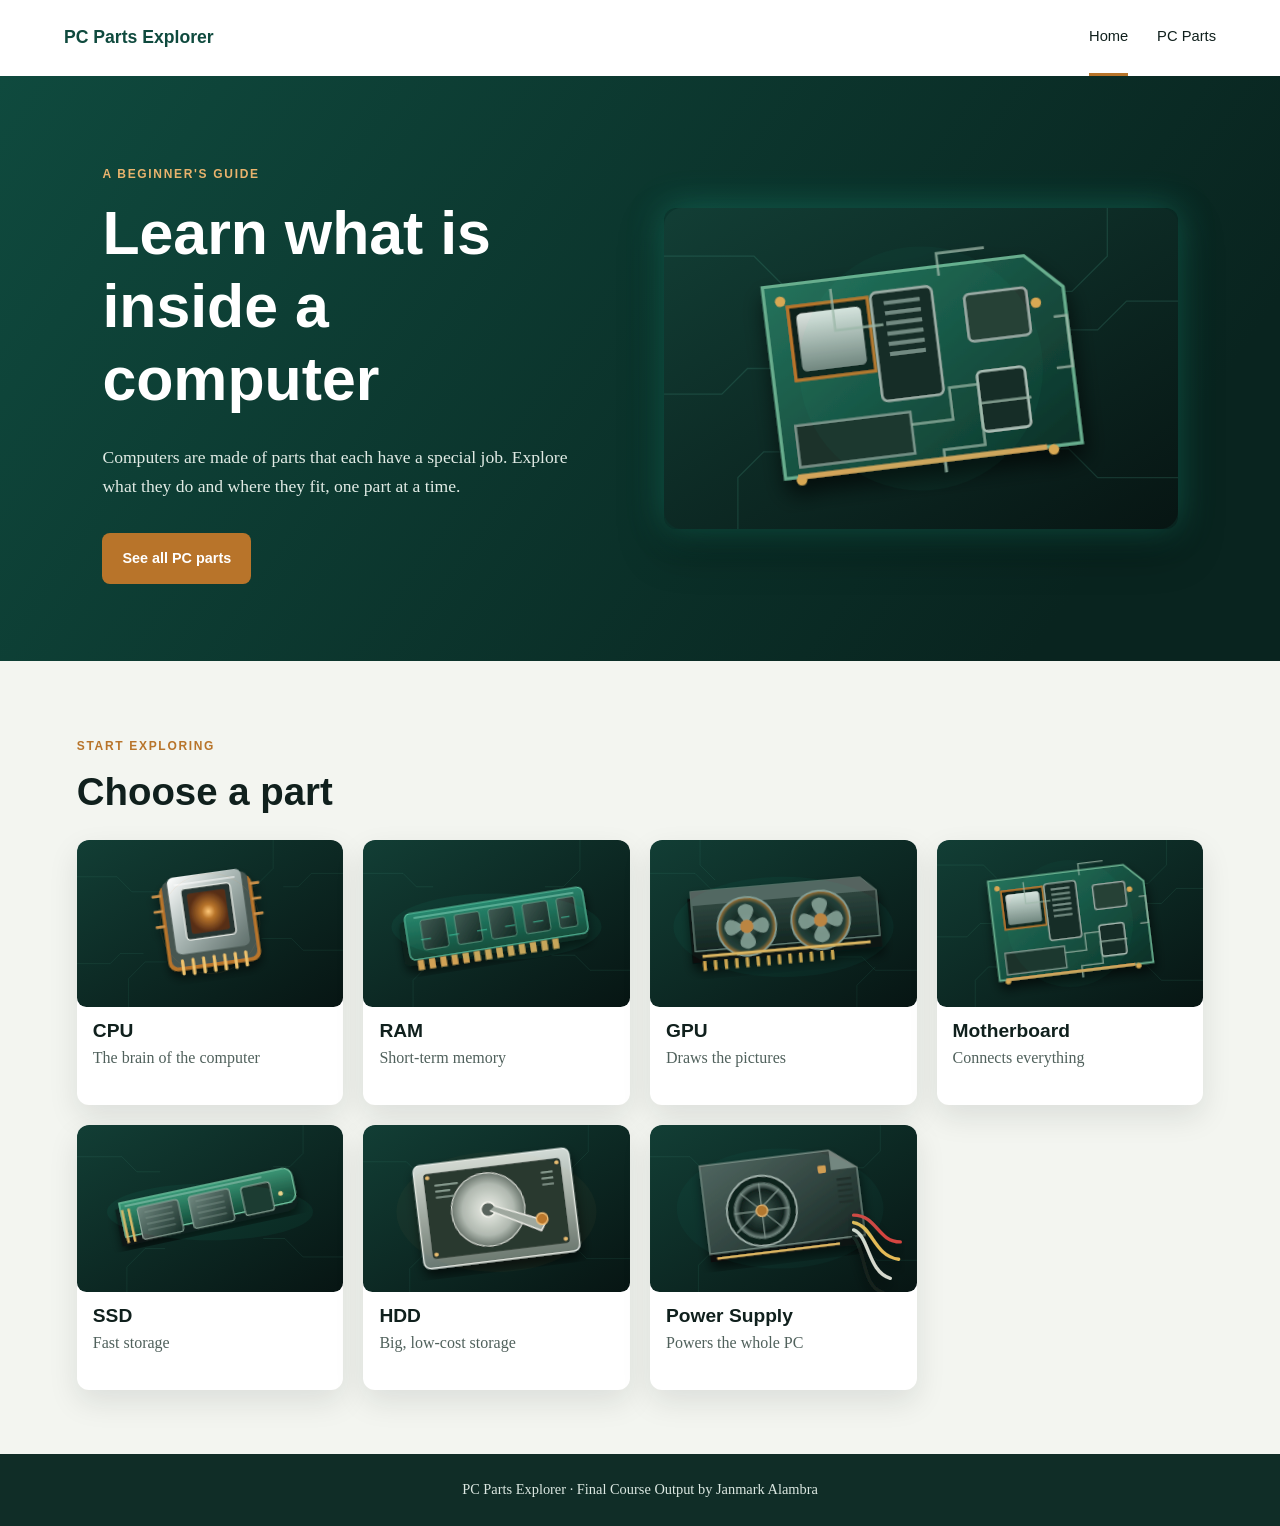
<file: index.html>
<!doctype html>
<html lang="en"><head><meta charset="utf-8"><meta name="viewport" content="width=device-width, initial-scale=1"><meta name="description" content="A friendly guide to the parts inside a computer."><title>PC Parts Explorer | Home</title><link rel="stylesheet" href="style.css"></head>
<body>
    <header class="site-header"><a class="brand" href="index.html">
        PC Parts Explorer</a><nav aria-label="Main navigation"><a class="current" href="index.html" aria-current="page">Home</a><a href="parts.html">PC Parts</a></nav>
    </header>
<main>
    <section class="hero">
        <div class="hero-copy">
            <p class="eyebrow">A beginner's guide</p>
            <h1>Learn what is inside a computer</h1>
            <p>Computers are made of parts that each have a special job. Explore what they do and where they fit, one part at a time.</p>
            <a class="button" href="parts.html">See all PC parts</a>
        </div>
        <img class="hero-image" src="images/motherboard.svg" alt="Illustration of a green computer motherboard">
    </section>

<section class="section"><div class="section-heading">
    <p class="eyebrow">Start exploring</p><h2>Choose a part
    </h2>
</div>
<div class="card-grid">
<a class="part-card" href="cpu.html">
    <img src="images/cpu.svg" alt="">
    <h3> CPU</h3>
    <p>The brain of the computer</p>
</a>
<a class="part-card" href="ram.html">
    <img src="images/ram.svg" alt="">
    <h3>RAM</h3>
    <p>Short-term memory</p>
</a>
<a class="part-card" href="gpu.html">
    <img src="images/gpu.svg" alt="">
    <h3>GPU</h3>
    <p>Draws the pictures</p>
</a>
<a class="part-card" href="motherboard.html">
    <img src="images/motherboard.svg" alt="">
    <h3>Motherboard</h3>
    <p>Connects everything</p>
</a>
<a class="part-card" href="ssd.html">
    <img src="images/ssd.svg" alt="">
    <h3>SSD</h3>
    <p>Fast storage</p>
</a>
<a class="part-card" href="hdd.html">
    <img src="images/hdd.svg" alt="">
    <h3>HDD</h3>
    <p>Big, low-cost storage</p>
</a>
<a class="part-card" href="power-supply.html">
    <img src="images/power-supply.svg" alt="">
    <h3>Power Supply</h3>
    <p>Powers the whole PC</p>
</a>
</div></section></main><footer>PC Parts Explorer · Final Course Output by Janmark Alambra</footer></body></html>
</file>
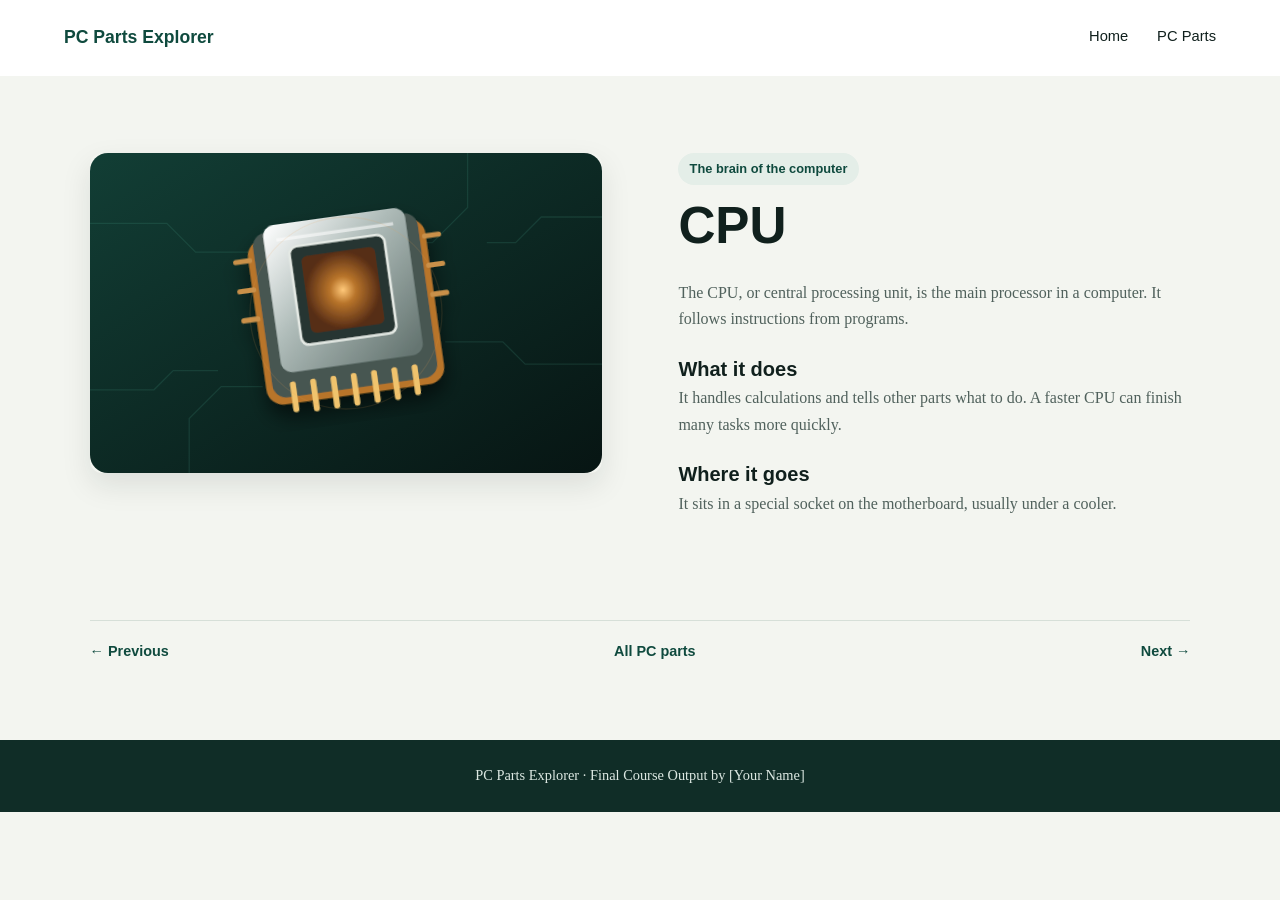
<file: cpu.html>
<!doctype html><html lang="en"><head><meta charset="utf-8"><meta name="viewport" content="width=device-width, initial-scale=1"><title>CPU | PC Parts Explorer</title><link rel="stylesheet" href="style.css"></head><body><header class="site-header"><a class="brand" href="index.html">PC Parts Explorer</a><nav aria-label="Main navigation"><a href="index.html">Home</a><a href="parts.html">PC Parts</a></nav></header><main class="detail"><img class="detail-image" src="images/cpu.svg" alt="CPU processor with a silver lid and gold pins"><div class="detail-copy"><span class="tag">The brain of the computer</span><h1>CPU</h1><p>The CPU, or central processing unit, is the main processor in a computer. It follows instructions from programs.</p><h2>What it does</h2><p>It handles calculations and tells other parts what to do. A faster CPU can finish many tasks more quickly.</p><h2>Where it goes</h2><p>It sits in a special socket on the motherboard, usually under a cooler.</p></div><nav class="pager" aria-label="Part navigation"><a href="power-supply.html">← Previous</a><a href="parts.html">All PC parts</a><a href="ram.html">Next →</a></nav></main><footer>PC Parts Explorer · Final Course Output by [Your Name]</footer></body></html>
</file>
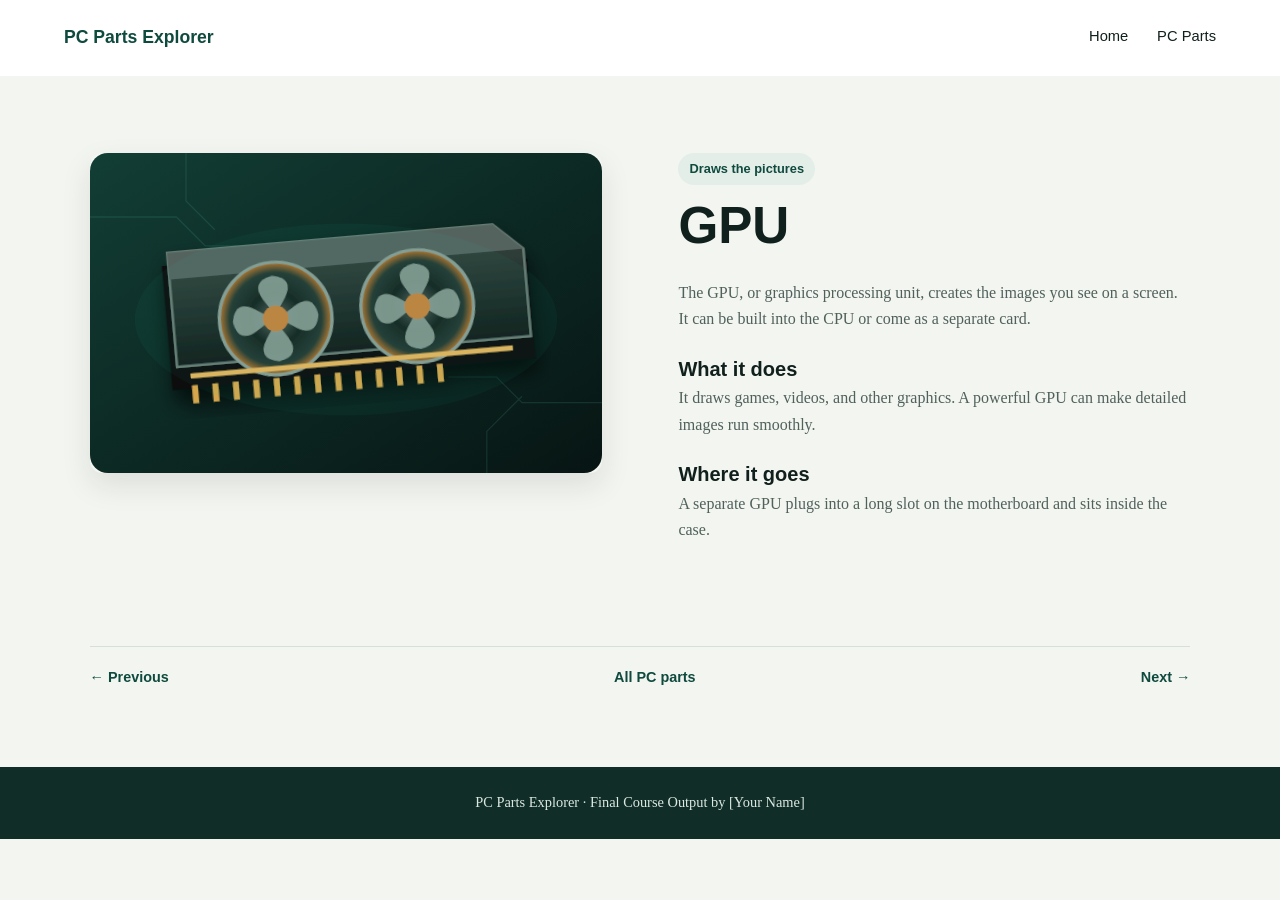
<file: gpu.html>
<!doctype html><html lang="en"><head><meta charset="utf-8"><meta name="viewport" content="width=device-width, initial-scale=1"><title>GPU | PC Parts Explorer</title><link rel="stylesheet" href="style.css"></head><body><header class="site-header"><a class="brand" href="index.html">PC Parts Explorer</a><nav aria-label="Main navigation"><a href="index.html">Home</a><a href="parts.html">PC Parts</a></nav></header><main class="detail"><img class="detail-image" src="images/gpu.svg" alt="Graphics card with two large fans"><div class="detail-copy"><span class="tag">Draws the pictures</span><h1>GPU</h1><p>The GPU, or graphics processing unit, creates the images you see on a screen. It can be built into the CPU or come as a separate card.</p><h2>What it does</h2><p>It draws games, videos, and other graphics. A powerful GPU can make detailed images run smoothly.</p><h2>Where it goes</h2><p>A separate GPU plugs into a long slot on the motherboard and sits inside the case.</p></div><nav class="pager" aria-label="Part navigation"><a href="ram.html">← Previous</a><a href="parts.html">All PC parts</a><a href="motherboard.html">Next →</a></nav></main><footer>PC Parts Explorer · Final Course Output by [Your Name]</footer></body></html>
</file>
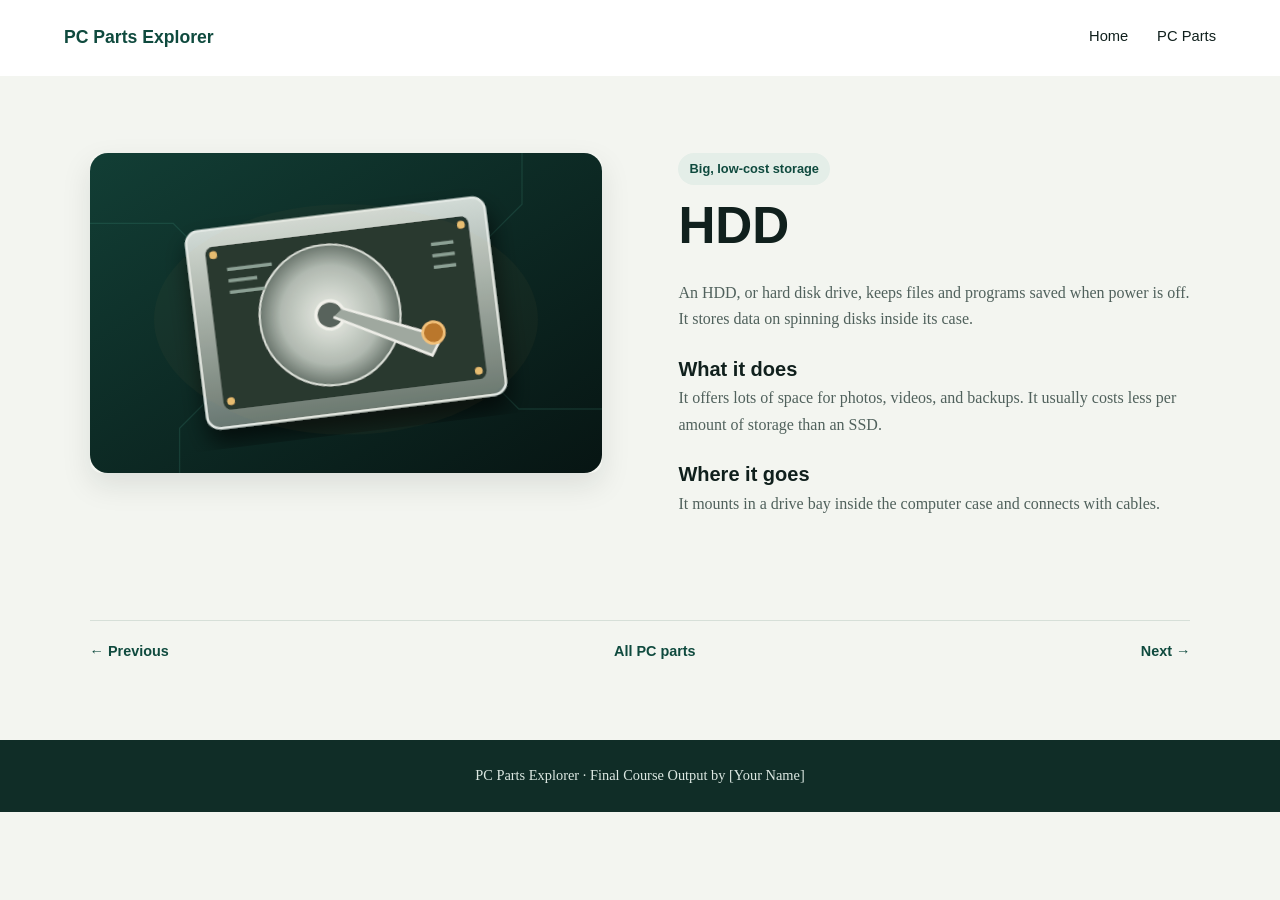
<file: hdd.html>
<!doctype html><html lang="en"><head><meta charset="utf-8"><meta name="viewport" content="width=device-width, initial-scale=1"><title>HDD | PC Parts Explorer</title><link rel="stylesheet" href="style.css"></head><body><header class="site-header"><a class="brand" href="index.html">PC Parts Explorer</a><nav aria-label="Main navigation"><a href="index.html">Home</a><a href="parts.html">PC Parts</a></nav></header><main class="detail"><img class="detail-image" src="images/hdd.svg" alt="Hard disk drive with its round platter visible"><div class="detail-copy"><span class="tag">Big, low-cost storage</span><h1>HDD</h1><p>An HDD, or hard disk drive, keeps files and programs saved when power is off. It stores data on spinning disks inside its case.</p><h2>What it does</h2><p>It offers lots of space for photos, videos, and backups. It usually costs less per amount of storage than an SSD.</p><h2>Where it goes</h2><p>It mounts in a drive bay inside the computer case and connects with cables.</p></div><nav class="pager" aria-label="Part navigation"><a href="ssd.html">← Previous</a><a href="parts.html">All PC parts</a><a href="power-supply.html">Next →</a></nav></main><footer>PC Parts Explorer · Final Course Output by [Your Name]</footer></body></html>
</file>
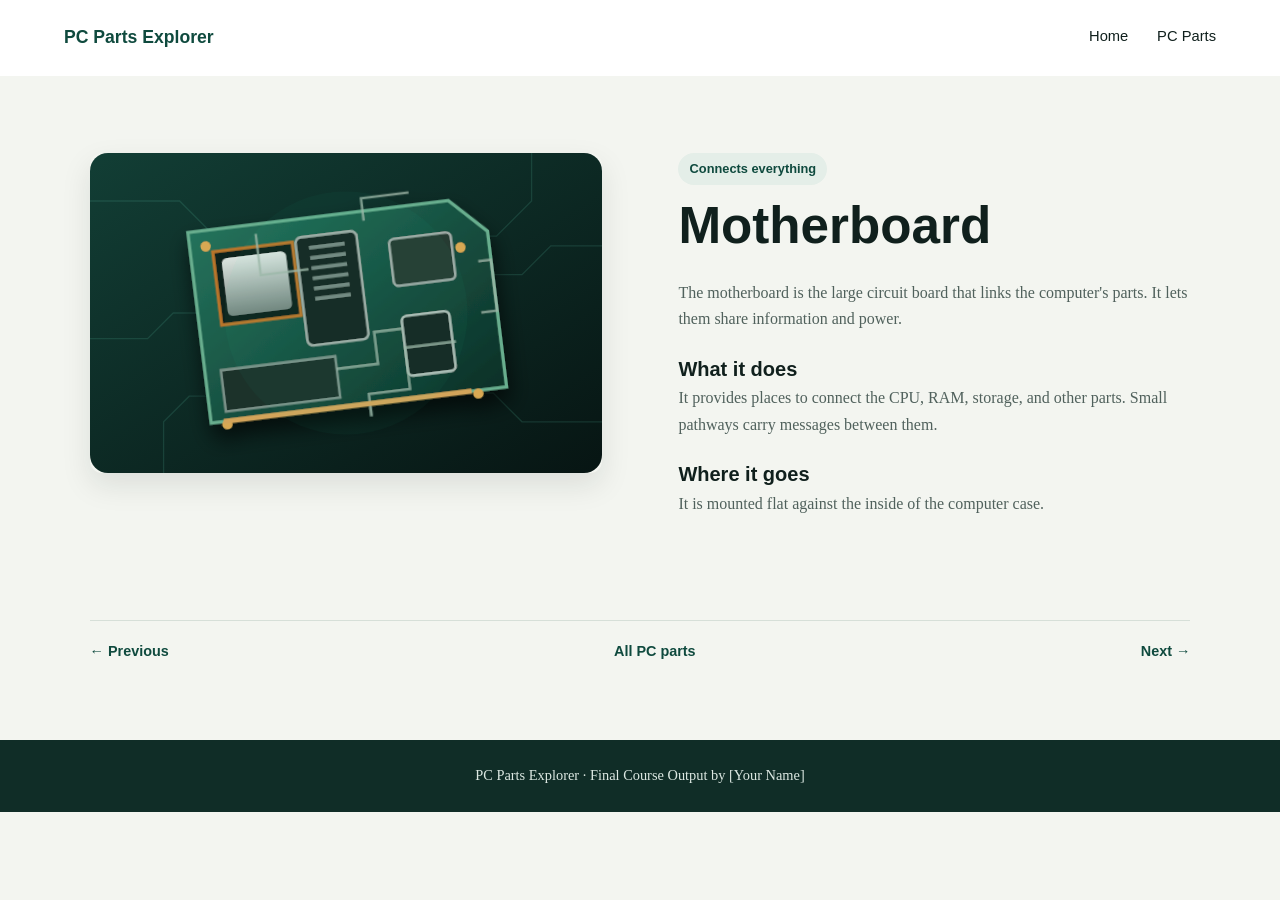
<file: motherboard.html>
<!doctype html><html lang="en"><head><meta charset="utf-8"><meta name="viewport" content="width=device-width, initial-scale=1"><title>Motherboard | PC Parts Explorer</title><link rel="stylesheet" href="style.css"></head><body><header class="site-header"><a class="brand" href="index.html">PC Parts Explorer</a><nav aria-label="Main navigation"><a href="index.html">Home</a><a href="parts.html">PC Parts</a></nav></header><main class="detail"><img class="detail-image" src="images/motherboard.svg" alt="Green motherboard with sockets and circuit traces"><div class="detail-copy"><span class="tag">Connects everything</span><h1>Motherboard</h1><p>The motherboard is the large circuit board that links the computer's parts. It lets them share information and power.</p><h2>What it does</h2><p>It provides places to connect the CPU, RAM, storage, and other parts. Small pathways carry messages between them.</p><h2>Where it goes</h2><p>It is mounted flat against the inside of the computer case.</p></div><nav class="pager" aria-label="Part navigation"><a href="gpu.html">← Previous</a><a href="parts.html">All PC parts</a><a href="ssd.html">Next →</a></nav></main><footer>PC Parts Explorer · Final Course Output by [Your Name]</footer></body></html>
</file>
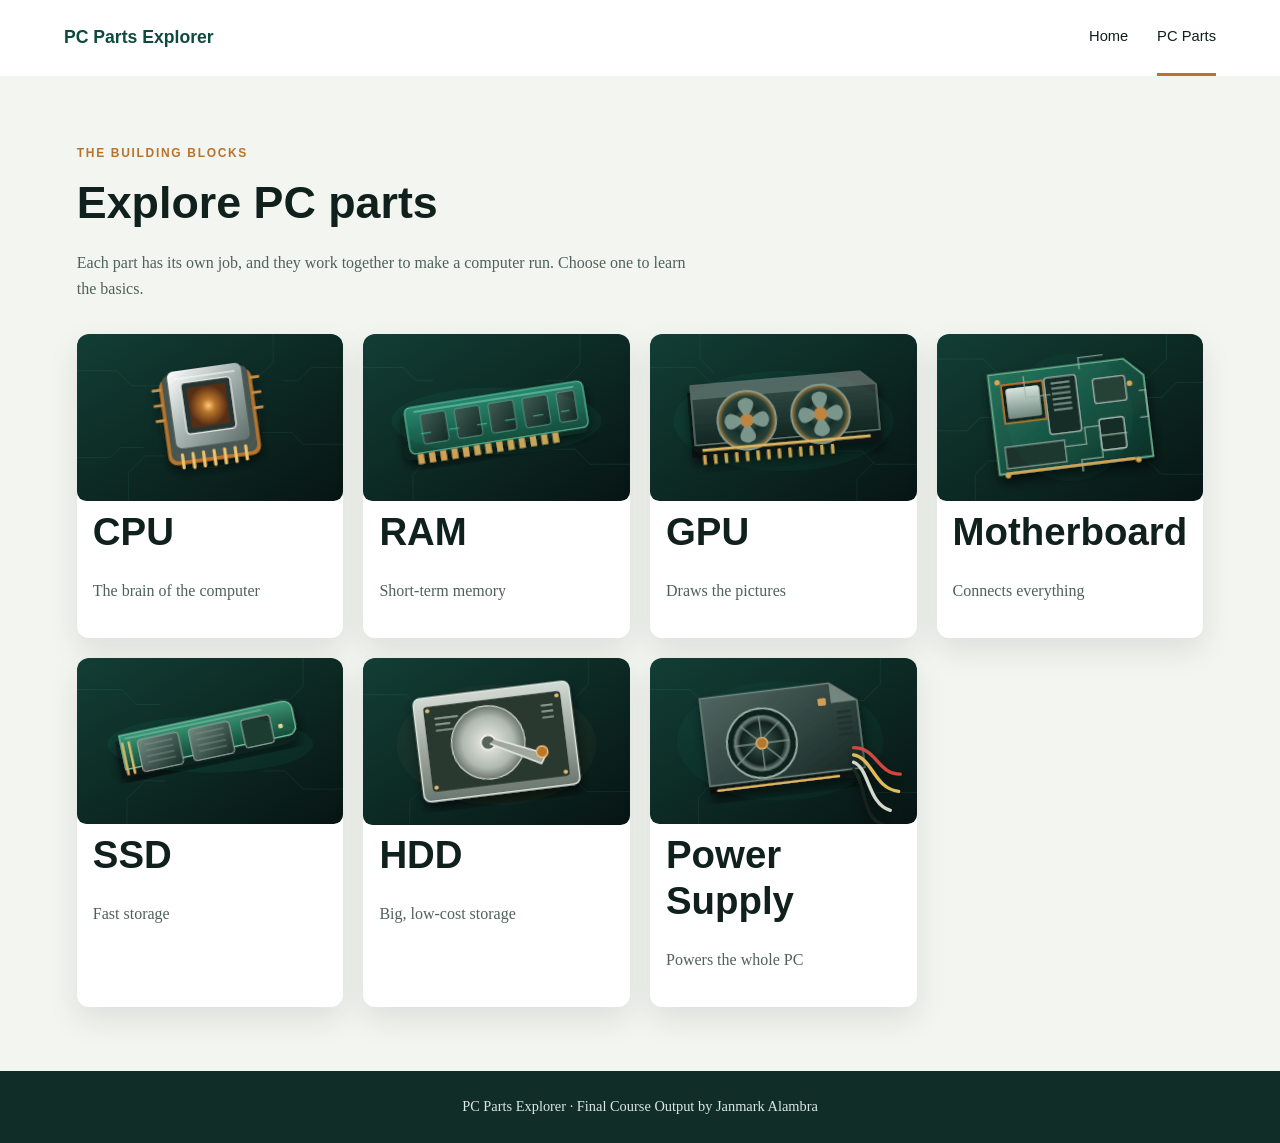
<file: parts.html>
<!doctype html>
<html lang="en"><head><meta charset="utf-8"><meta name="viewport" content="width=device-width, initial-scale=1"><meta name="description" content="Explore the main parts inside a computer."><title>PC Parts | PC Parts Explorer</title><link rel="stylesheet" href="style.css"></head><body><header class="site-header"><a class="brand" href="index.html">PC Parts Explorer</a><nav aria-label="Main navigation"><a href="index.html">Home</a><a class="current" href="parts.html" aria-current="page">PC Parts</a></nav></header><main class="section listing"><p class="eyebrow">The building blocks</p><h1>Explore PC parts</h1><p class="intro">Each part has its own job, and they work together to make a computer run. Choose one to learn the basics.</p><div class="card-grid">
<a class="part-card" href="cpu.html"><img src="images/cpu.svg" alt=""><h2>CPU</h2><p>The brain of the computer</p></a><a class="part-card" href="ram.html"><img src="images/ram.svg" alt=""><h2>RAM</h2><p>Short-term memory</p></a><a class="part-card" href="gpu.html"><img src="images/gpu.svg" alt=""><h2>GPU</h2><p>Draws the pictures</p></a><a class="part-card" href="motherboard.html"><img src="images/motherboard.svg" alt=""><h2>Motherboard</h2><p>Connects everything</p></a><a class="part-card" href="ssd.html"><img src="images/ssd.svg" alt=""><h2>SSD</h2><p>Fast storage</p></a><a class="part-card" href="hdd.html"><img src="images/hdd.svg" alt=""><h2>HDD</h2><p>Big, low-cost storage</p></a><a class="part-card" href="power-supply.html"><img src="images/power-supply.svg" alt=""><h2>Power Supply</h2><p>Powers the whole PC</p></a>
</div></main><footer>PC Parts Explorer · Final Course Output by Janmark Alambra</footer></body></html>
</file>
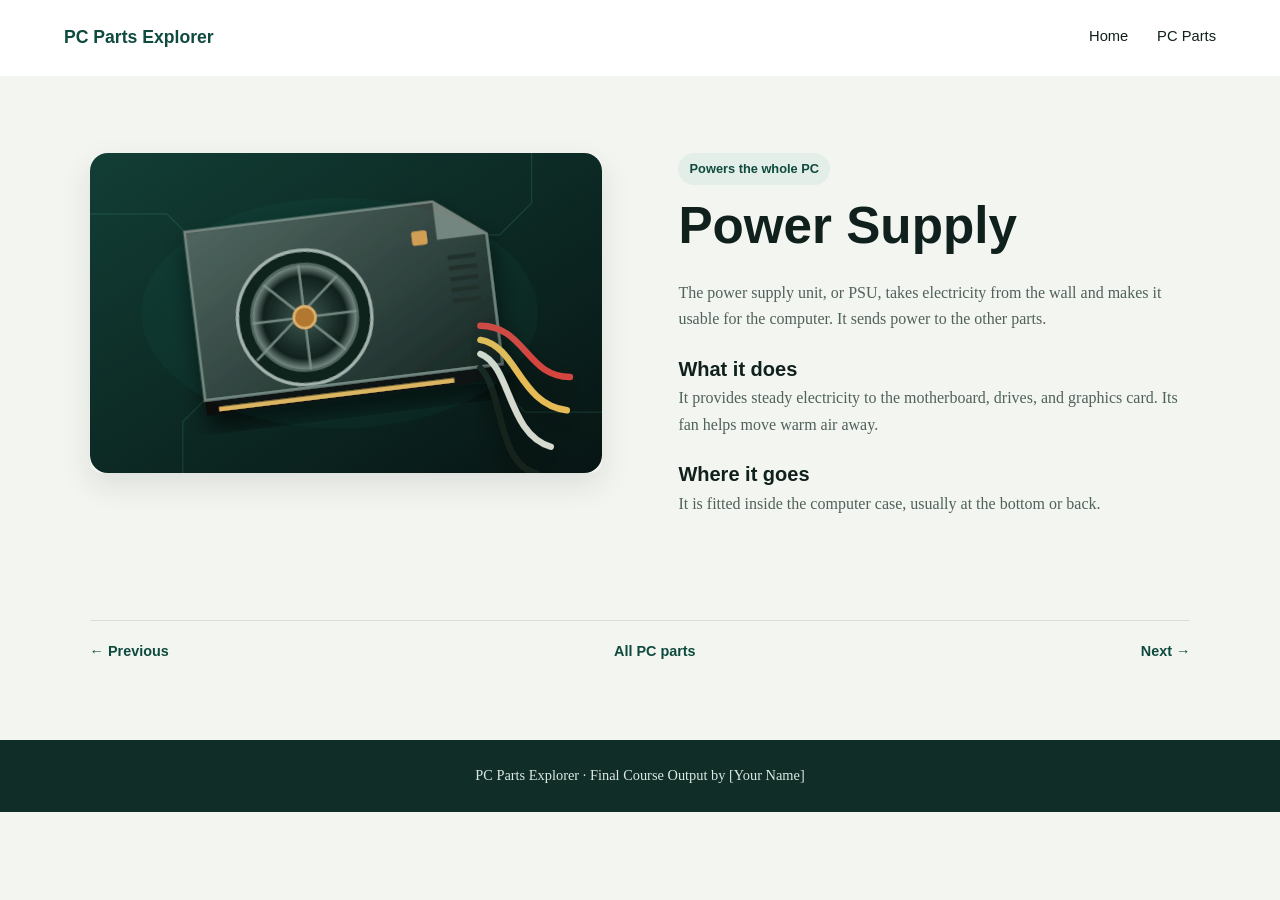
<file: power-supply.html>
<!doctype html><html lang="en"><head><meta charset="utf-8"><meta name="viewport" content="width=device-width, initial-scale=1"><title>Power Supply | PC Parts Explorer</title><link rel="stylesheet" href="style.css"></head><body><header class="site-header"><a class="brand" href="index.html">PC Parts Explorer</a><nav aria-label="Main navigation"><a href="index.html">Home</a><a href="parts.html">PC Parts</a></nav></header><main class="detail"><img class="detail-image" src="images/power-supply.svg" alt="Power supply unit with fan grille and cables"><div class="detail-copy"><span class="tag">Powers the whole PC</span><h1>Power Supply</h1><p>The power supply unit, or PSU, takes electricity from the wall and makes it usable for the computer. It sends power to the other parts.</p><h2>What it does</h2><p>It provides steady electricity to the motherboard, drives, and graphics card. Its fan helps move warm air away.</p><h2>Where it goes</h2><p>It is fitted inside the computer case, usually at the bottom or back.</p></div><nav class="pager" aria-label="Part navigation"><a href="hdd.html">← Previous</a><a href="parts.html">All PC parts</a><a href="cpu.html">Next →</a></nav></main><footer>PC Parts Explorer · Final Course Output by [Your Name]</footer></body></html>
</file>
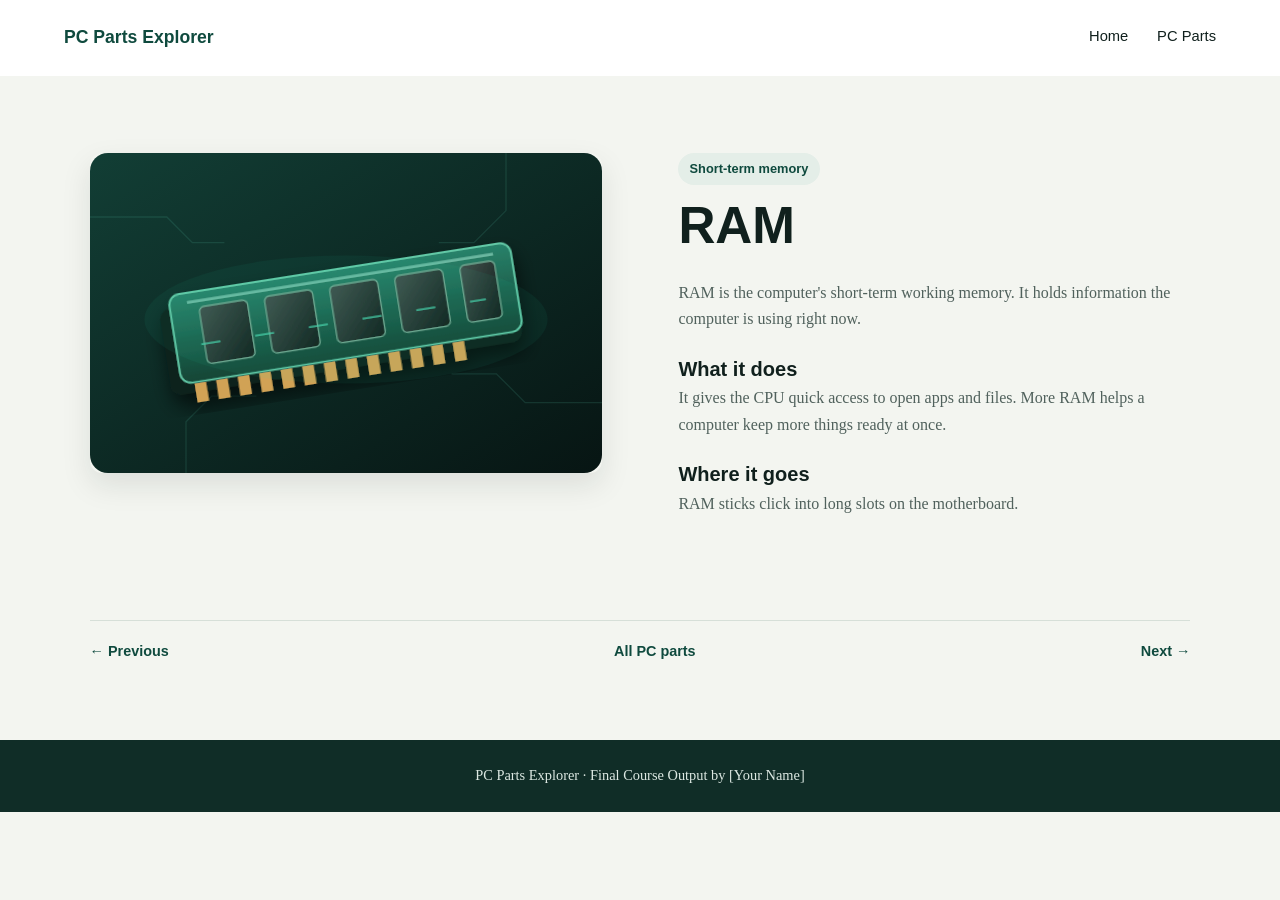
<file: ram.html>
<!doctype html><html lang="en"><head><meta charset="utf-8"><meta name="viewport" content="width=device-width, initial-scale=1"><title>RAM | PC Parts Explorer</title><link rel="stylesheet" href="style.css"></head><body><header class="site-header"><a class="brand" href="index.html">PC Parts Explorer</a><nav aria-label="Main navigation"><a href="index.html">Home</a><a href="parts.html">PC Parts</a></nav></header><main class="detail"><img class="detail-image" src="images/ram.svg" alt="RAM memory stick with chips and glowing edge"><div class="detail-copy"><span class="tag">Short-term memory</span><h1>RAM</h1><p>RAM is the computer's short-term working memory. It holds information the computer is using right now.</p><h2>What it does</h2><p>It gives the CPU quick access to open apps and files. More RAM helps a computer keep more things ready at once.</p><h2>Where it goes</h2><p>RAM sticks click into long slots on the motherboard.</p></div><nav class="pager" aria-label="Part navigation"><a href="cpu.html">← Previous</a><a href="parts.html">All PC parts</a><a href="gpu.html">Next →</a></nav></main><footer>PC Parts Explorer · Final Course Output by [Your Name]</footer></body></html>
</file>
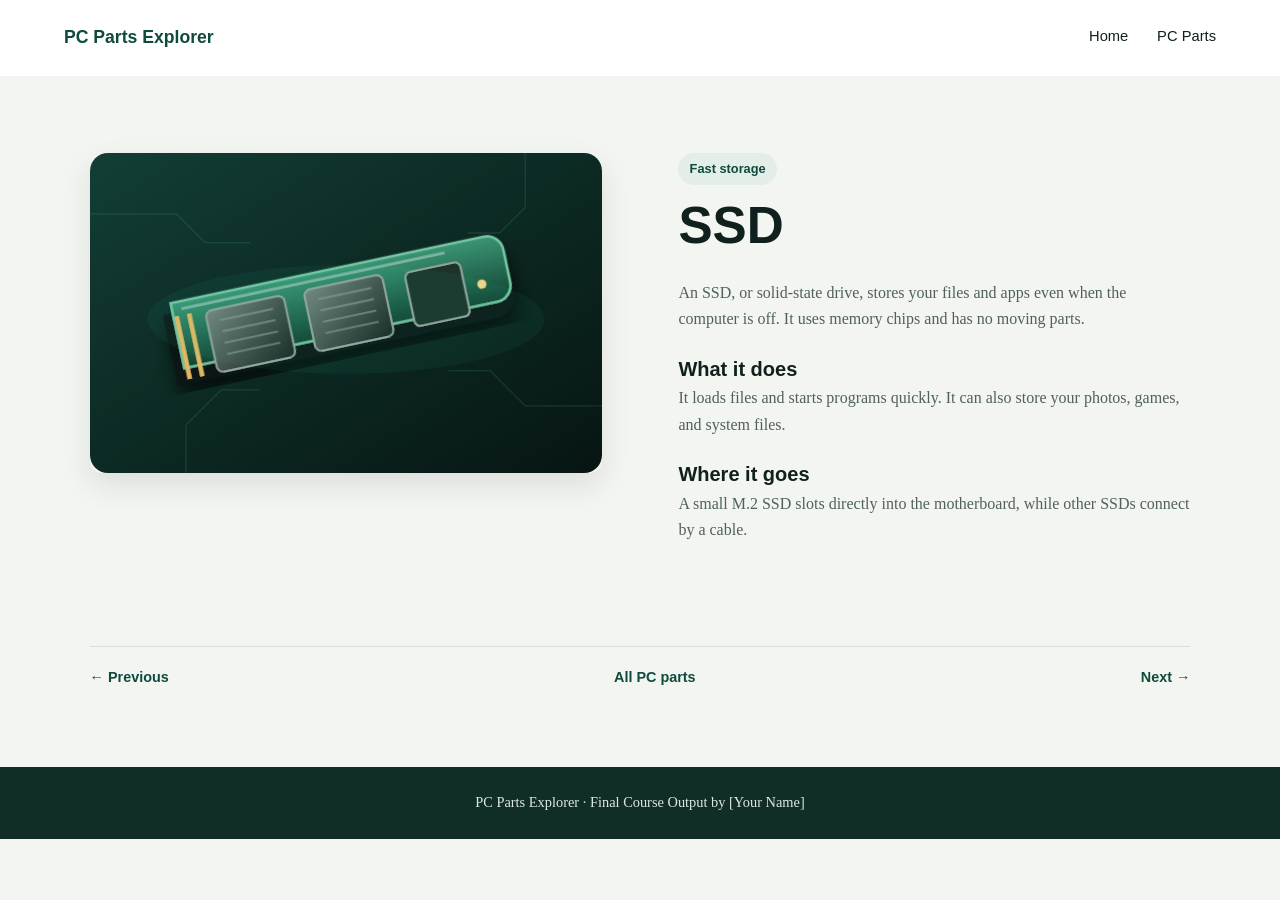
<file: ssd.html>
<!doctype html><html lang="en"><head><meta charset="utf-8"><meta name="viewport" content="width=device-width, initial-scale=1"><title>SSD | PC Parts Explorer</title><link rel="stylesheet" href="style.css"></head><body><header class="site-header"><a class="brand" href="index.html">PC Parts Explorer</a><nav aria-label="Main navigation"><a href="index.html">Home</a><a href="parts.html">PC Parts</a></nav></header><main class="detail"><img class="detail-image" src="images/ssd.svg" alt="Slim M.2 solid-state drive with memory chips"><div class="detail-copy"><span class="tag">Fast storage</span><h1>SSD</h1><p>An SSD, or solid-state drive, stores your files and apps even when the computer is off. It uses memory chips and has no moving parts.</p><h2>What it does</h2><p>It loads files and starts programs quickly. It can also store your photos, games, and system files.</p><h2>Where it goes</h2><p>A small M.2 SSD slots directly into the motherboard, while other SSDs connect by a cable.</p></div><nav class="pager" aria-label="Part navigation"><a href="motherboard.html">← Previous</a><a href="parts.html">All PC parts</a><a href="hdd.html">Next →</a></nav></main><footer>PC Parts Explorer · Final Course Output by [Your Name]</footer></body></html>
</file>
<file: style.css>
:root{--green:#0f4a3e;--copper:#b8742a;--bg:#f3f5f0;--text:#10201d;--muted:#50615c;--white:#fff;--shadow:0 12px 30px rgba(16,32,29,.10)}*{box-sizing:border-box}html{scroll-behavior:smooth}body{margin:0;background:var(--bg);color:var(--text);font-family:Georgia,serif;line-height:1.65}h1,h2,h3,nav,.button,.brand,.eyebrow,.tag{font-family:Verdana,sans-serif}h1,h2,h3{line-height:1.2}h1{font-size:clamp(2.2rem,5vw,3.8rem);margin:.2em 0 .45em}h2{font-size:clamp(1.8rem,3vw,2.5rem);margin:.2em 0 .6em}h3{font-size:1.2rem;margin:.75rem 0 .2rem}a{color:inherit}.site-header{height:76px;padding:0 clamp(1rem,5vw,5rem);display:flex;align-items:center;justify-content:space-between;background:#fff}.brand{text-decoration:none;font-weight:700;color:var(--green);font-size:1.1rem}.site-header nav{display:flex;gap:1.8rem;height:100%;align-items:center}.site-header nav a{text-decoration:none;color:var(--text);font-size:.92rem;height:100%;display:flex;align-items:center;border-bottom:3px solid transparent}.site-header nav a:hover,.site-header nav a.current{border-bottom-color:var(--copper)}.hero{min-height:440px;padding:clamp(2.5rem,6vw,5rem) clamp(1rem,8vw,8rem);display:grid;grid-template-columns:1fr 1fr;gap:3rem;align-items:center;background:linear-gradient(125deg,#0f4a3e,#09241f 85%);color:#fff}.hero-copy{max-width:570px}.hero-copy>p:not(.eyebrow){font-size:1.1rem;color:#e1ebe5;max-width:490px;margin-bottom:2rem}.eyebrow{font-size:.75rem;text-transform:uppercase;letter-spacing:.14em;color:var(--copper);font-weight:700}.hero .eyebrow{color:#e9b36d}.button{display:inline-block;border-radius:8px;background:var(--copper);color:#fff;text-decoration:none;padding:.85rem 1.25rem;font-size:.9rem;font-weight:700;transition:transform .2s,background .2s}.button:hover{transform:translateY(-2px);background:#995b1d}.hero-image{width:100%;border-radius:12px;box-shadow:0 0 36px #20c9a455,0 18px 44px #0006}.section{padding:4rem clamp(1rem,6vw,6rem)}.section-heading{margin-bottom:1.6rem}.card-grid{display:grid;grid-template-columns:repeat(auto-fit,minmax(210px,1fr));gap:1.25rem}.part-card{display:block;text-decoration:none;background:#fff;border-radius:12px;padding:0 0 1.1rem;overflow:hidden;box-shadow:var(--shadow);transition:transform .22s,box-shadow .22s}.part-card:hover{transform:translateY(-5px);box-shadow:0 18px 34px #10201d24}.part-card img{display:block;width:100%;aspect-ratio:800/500;object-fit:cover;transition:transform .3s}.part-card:hover img{transform:scale(1.035)}.part-card h2,.part-card h3,.part-card p{margin-left:1rem;margin-right:1rem}.part-card p{margin-top:.2rem;color:var(--muted)}.listing{padding-top:3.5rem}.listing h1{font-size:2.8rem}.intro{max-width:620px;margin:0 0 2rem;color:var(--muted)}.detail{padding:clamp(2rem,6vw,5rem) clamp(1rem,7vw,7rem);display:grid;grid-template-columns:minmax(280px,1fr) minmax(300px,1fr);gap:clamp(2rem,6vw,5rem);align-items:start}.detail-image{width:100%;border-radius:12px;box-shadow:var(--shadow)}.detail-copy h1{font-size:clamp(2.4rem,4vw,3.5rem)}.tag{display:inline-block;padding:.35rem .7rem;border-radius:999px;background:#e4eee8;color:var(--green);font-size:.8rem;font-weight:700}.detail-copy>p{color:var(--muted)}.detail-copy h2{font-size:1.25rem;margin:1.5rem 0 .3rem}.detail-copy h2+p{margin-top:.2rem}.pager{grid-column:1/-1;display:flex;align-items:center;justify-content:space-between;border-top:1px solid #d6dfd8;padding-top:1.2rem;margin-top:.6rem;font-family:Verdana,sans-serif;font-size:.9rem}.pager a{color:var(--green);text-decoration:none;font-weight:700}.pager a:hover{text-decoration:underline;color:var(--copper)}footer{padding:1.5rem;text-align:center;background:#102d27;color:#dce8e2;font-size:.9rem}.not-found{min-height:calc(100vh - 142px);padding:7rem 1.5rem;text-align:center}.not-found p:not(.eyebrow){color:var(--muted);margin-bottom:1.8rem}:focus-visible{outline:3px solid var(--copper);outline-offset:4px;border-radius:3px}@media(max-width:760px){.hero{grid-template-columns:1fr;gap:2rem;padding:3rem 1.25rem}.hero-image{max-width:620px}.detail{grid-template-columns:1fr}.detail-image{max-width:700px}.pager{grid-column:auto}.section{padding:3rem 1.1rem}.site-header{padding:0 1rem}.site-header nav{gap:1rem}}@media(max-width:420px){.brand{font-size:.95rem}.site-header nav{gap:.65rem}.site-header nav a{font-size:.8rem}.pager{font-size:.78rem}}@media(prefers-reduced-motion:reduce){*,*::before,*::after{scroll-behavior:auto!important;transition:none!important}}
</file>
